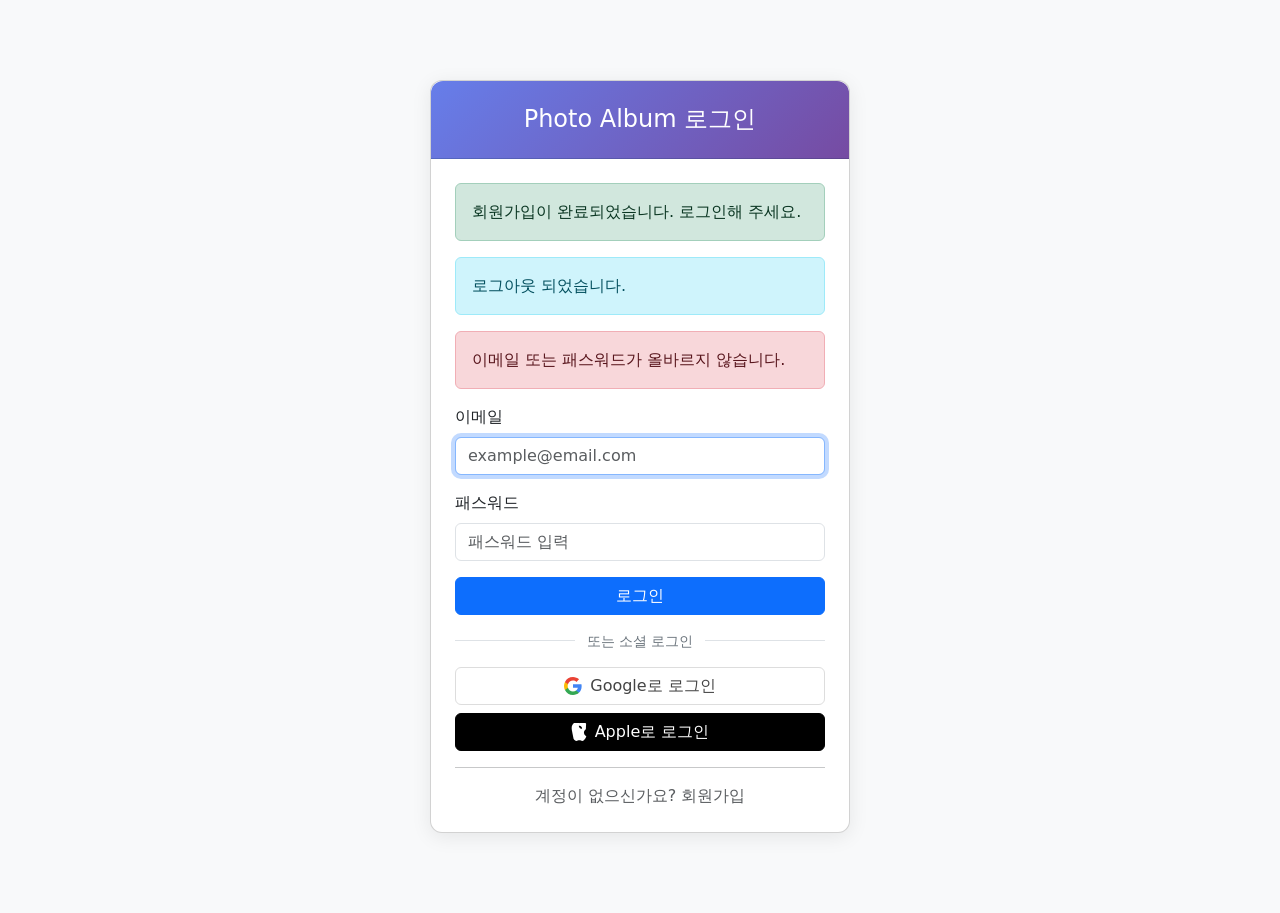
<file: photo-album/src/main/resources/templates/login.html>
<!DOCTYPE html>
<html lang="ko" xmlns:th="http://www.thymeleaf.org">
<head>
  <meta charset="UTF-8" />
  <meta name="viewport" content="width=device-width, initial-scale=1.0" />
  <title>로그인 - Photo Album</title>
  <link rel="stylesheet" href="https://cdn.jsdelivr.net/npm/bootstrap@5.3.3/dist/css/bootstrap.min.css" />
  <style>
    body { background-color: #f8f9fa; }
    .login-card {
      max-width: 420px;
      margin: 80px auto;
      border-radius: 12px;
      box-shadow: 0 4px 20px rgba(0,0,0,0.08);
    }
    .login-card .card-header {
      background: linear-gradient(135deg, #667eea 0%, #764ba2 100%);
      color: white;
      border-radius: 12px 12px 0 0;
      text-align: center;
      padding: 1.5rem;
    }
    .btn-google {
      background-color: #fff;
      color: #444;
      border: 1px solid #ddd;
    }
    .btn-google:hover { background-color: #f1f1f1; }
    .btn-apple {
      background-color: #000;
      color: #fff;
      border: 1px solid #000;
    }
    .btn-apple:hover { background-color: #222; }
    .divider {
      display: flex;
      align-items: center;
      margin: 1rem 0;
    }
    .divider::before, .divider::after {
      content: "";
      flex: 1;
      border-bottom: 1px solid #dee2e6;
    }
    .divider span { padding: 0 0.75rem; color: #6c757d; font-size: 0.85rem; }
  </style>
</head>
<body>
  <div class="login-card card">
    <div class="card-header">
      <h4 class="mb-0">Photo Album 로그인</h4>
    </div>
    <div class="card-body p-4">

      <!-- 성공/에러/로그아웃 메시지 -->
      <div th:if="${param.registered}" class="alert alert-success" role="alert">
        회원가입이 완료되었습니다. 로그인해 주세요.
      </div>
      <div th:if="${param.logout}" class="alert alert-info" role="alert">
        로그아웃 되었습니다.
      </div>
      <div th:if="${param.error}" class="alert alert-danger" role="alert">
        이메일 또는 패스워드가 올바르지 않습니다.
      </div>

      <!-- 이메일/패스워드 로그인 폼 -->
      <form th:action="@{/login}" method="post">
        <input type="hidden" th:name="${_csrf.parameterName}" th:value="${_csrf.token}" />
        <div class="mb-3">
          <label for="email" class="form-label">이메일</label>
          <input type="email" id="email" name="email" class="form-control"
                 placeholder="example@email.com" required autofocus />
        </div>
        <div class="mb-3">
          <label for="password" class="form-label">패스워드</label>
          <input type="password" id="password" name="password" class="form-control"
                 placeholder="패스워드 입력" required />
        </div>
        <button type="submit" class="btn btn-primary w-100">로그인</button>
      </form>

      <!-- OAuth2 버튼 -->
      <div th:if="${#lists.size(oauthProviders) > 0}">
        <div class="divider"><span>또는 소셜 로그인</span></div>

        <a th:if="${#lists.contains(oauthProviders, 'google')}"
           href="/oauth2/authorization/google"
           class="btn btn-google w-100 mb-2 d-flex align-items-center justify-content-center gap-2">
          <svg width="18" height="18" viewBox="0 0 18 18" xmlns="http://www.w3.org/2000/svg">
            <path d="M17.64 9.2c0-.637-.057-1.251-.164-1.84H9v3.481h4.844c-.209 1.125-.843 2.078-1.796 2.717v2.258h2.908c1.702-1.567 2.684-3.874 2.684-6.615z" fill="#4285F4"/>
            <path d="M9 18c2.43 0 4.467-.806 5.956-2.18l-2.908-2.259c-.806.54-1.837.86-3.048.86-2.344 0-4.328-1.584-5.036-3.711H.957v2.332A8.997 8.997 0 0 0 9 18z" fill="#34A853"/>
            <path d="M3.964 10.71A5.41 5.41 0 0 1 3.682 9c0-.593.102-1.17.282-1.71V4.958H.957A8.996 8.996 0 0 0 0 9c0 1.452.348 2.827.957 4.042l3.007-2.332z" fill="#FBBC05"/>
            <path d="M9 3.58c1.321 0 2.508.454 3.44 1.345l2.582-2.58C13.463.891 11.426 0 9 0A8.997 8.997 0 0 0 .957 4.958L3.964 7.29C4.672 5.163 6.656 3.58 9 3.58z" fill="#EA4335"/>
          </svg>
          Google로 로그인
        </a>

        <a th:if="${#lists.contains(oauthProviders, 'apple')}"
           href="/oauth2/authorization/apple"
           class="btn btn-apple w-100 mb-2 d-flex align-items-center justify-content-center gap-2">
          <svg width="16" height="18" viewBox="0 0 814 1000" xmlns="http://www.w3.org/2000/svg" fill="white">
            <path d="M788.1 340.9c-5.8 4.5-108.2 62.2-108.2 190.5 0 148.4 130.3 200.9 134.2 202.2-.6 3.2-20.7 71.9-68.7 141.9-42.8 61.6-87.5 123.1-155.5 123.1s-85.5-39.5-164-39.5c-76.5 0-103.7 40.8-165.9 40.8s-105-57.8-155.5-127.4C46 530.7 0 402.3 0 280.2c0-208 135.6-318.1 269-318.1 71 0 130.6 46.8 174.9 46.8 42.6 0 109.3-49.5 189.2-49.5 30.2 0 108.2 2.6 168.5 80.1zm-237.2-123.1c-31.8-39.9-84.5-69.2-136.4-69.2-6.5 0-13 .6-19.5 1.3 1.9 41.5 17.5 83 43.4 112.4 26.5 30.1 75.6 56.6 123.8 59.2 4.5 0 9 .6 13.5.6.6-5.2 1.3-10.4 1.3-15.6 0-38.6-16.2-79.4-26.1-88.7z"/>
          </svg>
          Apple로 로그인
        </a>
      </div>

      <hr class="my-3" />
      <p class="text-center text-muted mb-0">
        계정이 없으신가요?
        <a th:href="@{/register}">회원가입</a>
      </p>
    </div>
  </div>
</body>
</html>
</file>
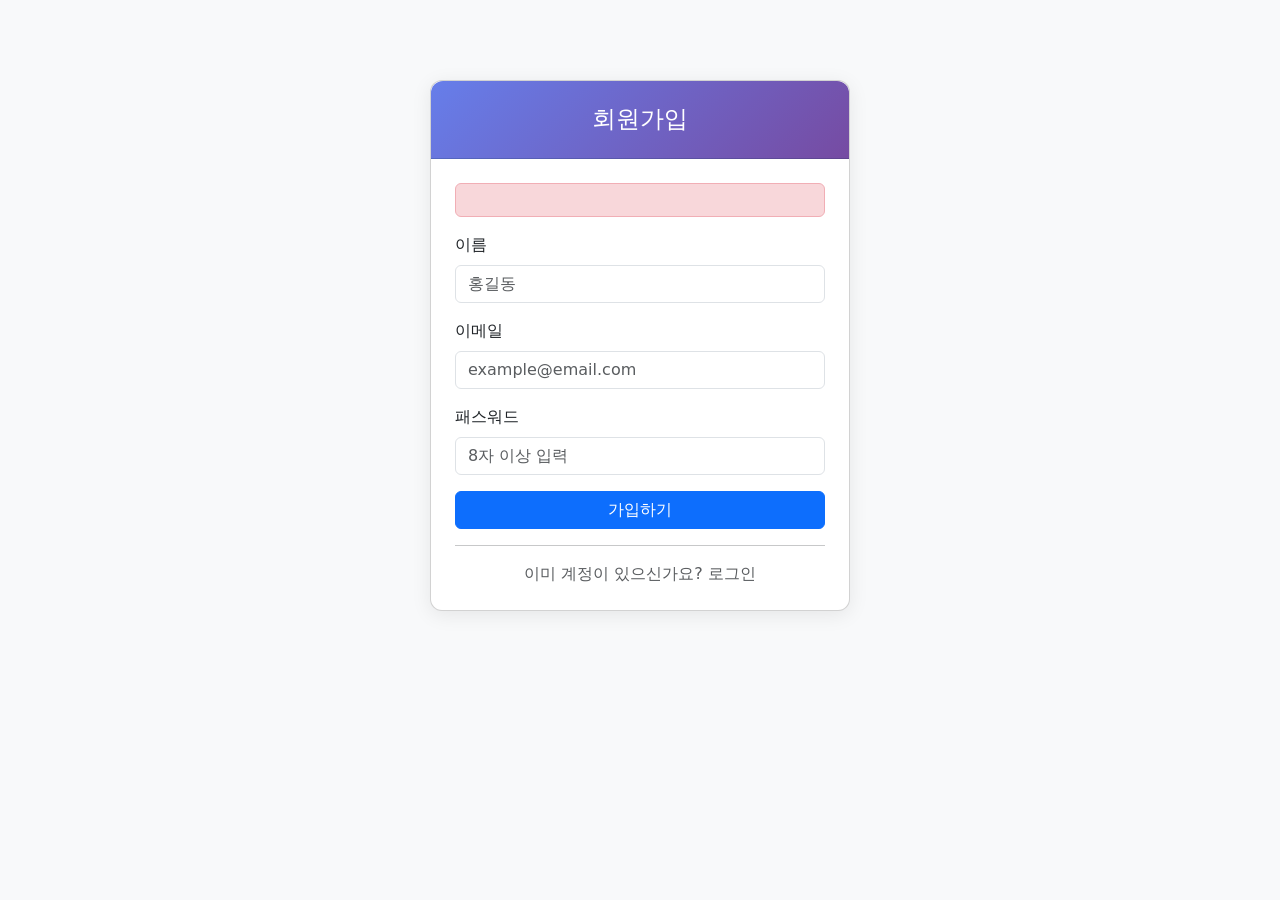
<file: photo-album/src/main/resources/templates/register.html>
<!DOCTYPE html>
<html lang="ko" xmlns:th="http://www.thymeleaf.org">
<head>
  <meta charset="UTF-8" />
  <meta name="viewport" content="width=device-width, initial-scale=1.0" />
  <title>회원가입 - Photo Album</title>
  <link rel="stylesheet" href="https://cdn.jsdelivr.net/npm/bootstrap@5.3.3/dist/css/bootstrap.min.css" />
  <style>
    body { background-color: #f8f9fa; }
    .register-card {
      max-width: 420px;
      margin: 80px auto;
      border-radius: 12px;
      box-shadow: 0 4px 20px rgba(0,0,0,0.08);
    }
    .register-card .card-header {
      background: linear-gradient(135deg, #667eea 0%, #764ba2 100%);
      color: white;
      border-radius: 12px 12px 0 0;
      text-align: center;
      padding: 1.5rem;
    }
  </style>
</head>
<body>
  <div class="register-card card">
    <div class="card-header">
      <h4 class="mb-0">회원가입</h4>
    </div>
    <div class="card-body p-4">

      <!-- 에러 메시지 -->
      <div th:if="${error}" class="alert alert-danger" role="alert" th:text="${error}"></div>

      <form th:action="@{/register}" method="post">
        <input type="hidden" th:name="${_csrf.parameterName}" th:value="${_csrf.token}" />
        <div class="mb-3">
          <label for="name" class="form-label">이름</label>
          <input type="text" id="name" name="name" class="form-control"
                 placeholder="홍길동" required />
        </div>
        <div class="mb-3">
          <label for="email" class="form-label">이메일</label>
          <input type="email" id="email" name="email" class="form-control"
                 placeholder="example@email.com" required />
        </div>
        <div class="mb-3">
          <label for="password" class="form-label">패스워드</label>
          <input type="password" id="password" name="password" class="form-control"
                 placeholder="8자 이상 입력" required minlength="8" />
        </div>
        <button type="submit" class="btn btn-primary w-100">가입하기</button>
      </form>

      <hr class="my-3" />
      <p class="text-center text-muted mb-0">
        이미 계정이 있으신가요?
        <a th:href="@{/login}">로그인</a>
      </p>
    </div>
  </div>
</body>
</html>
</file>
